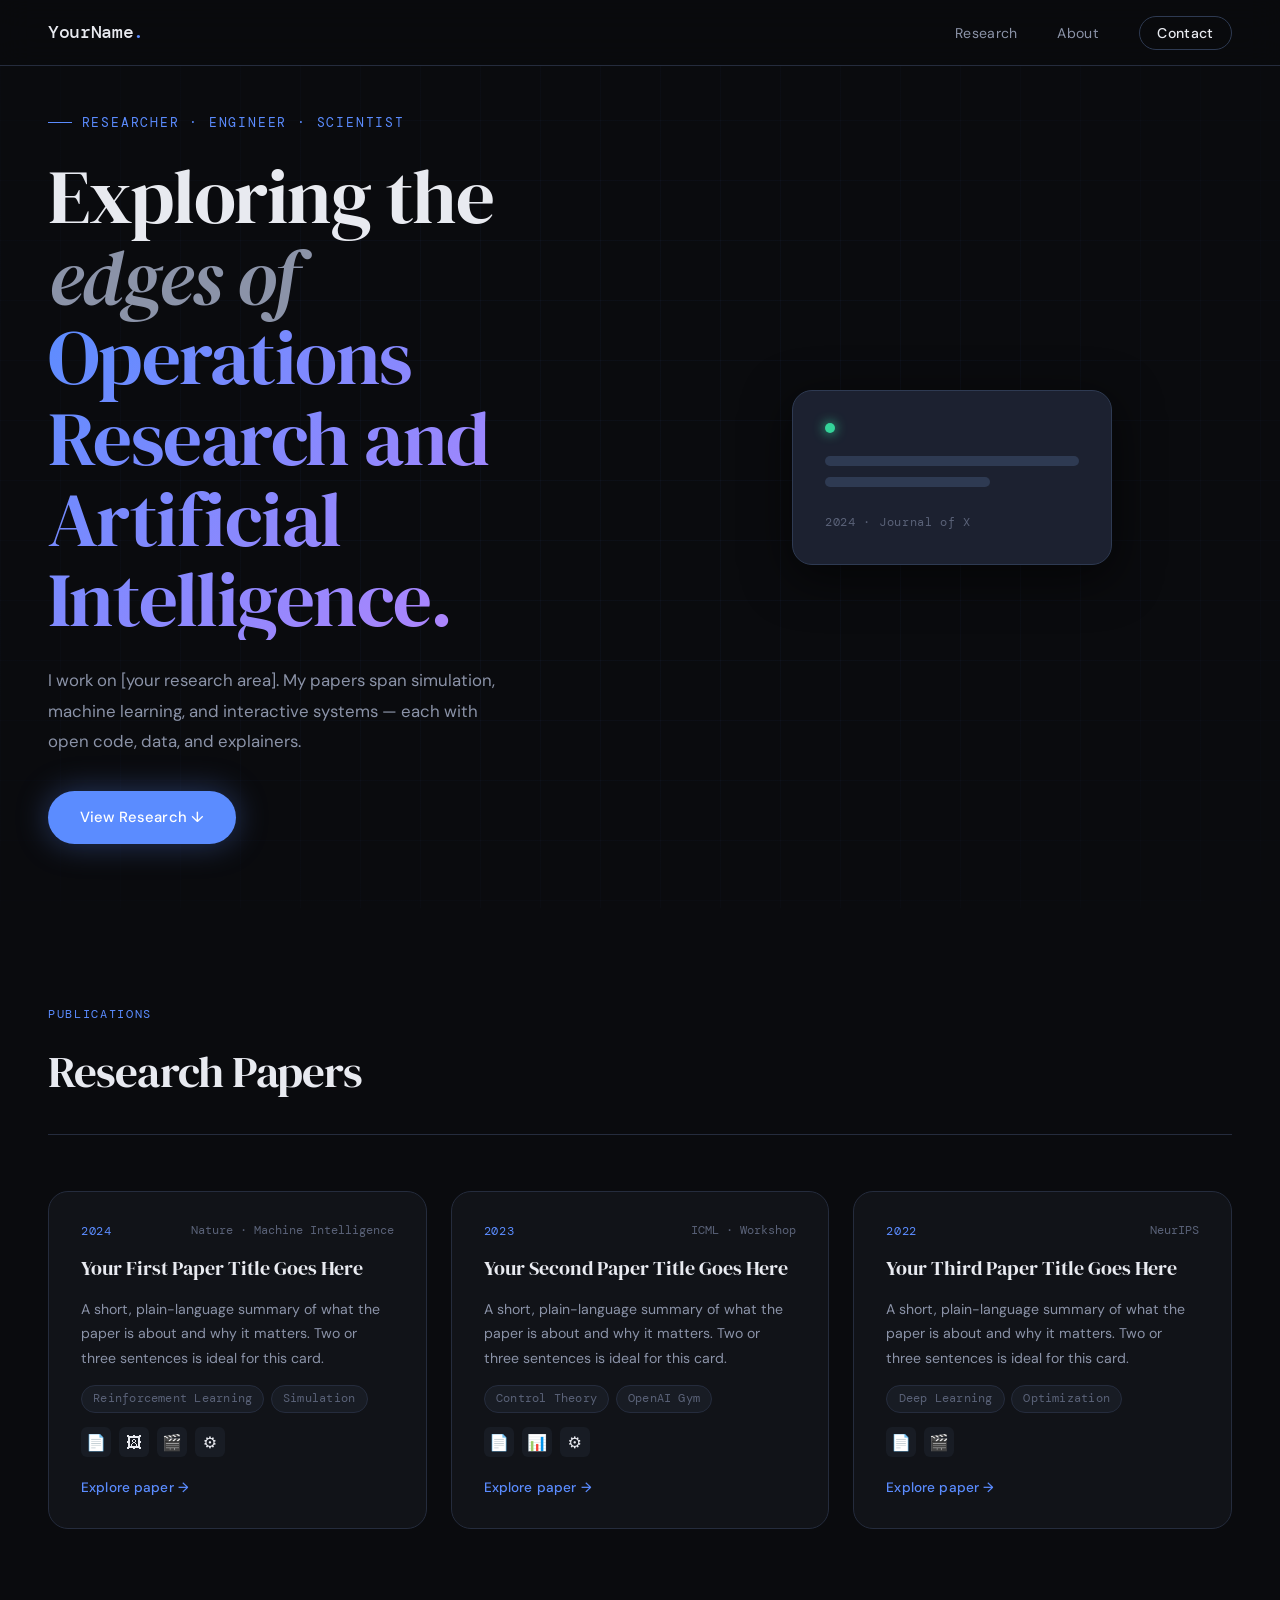
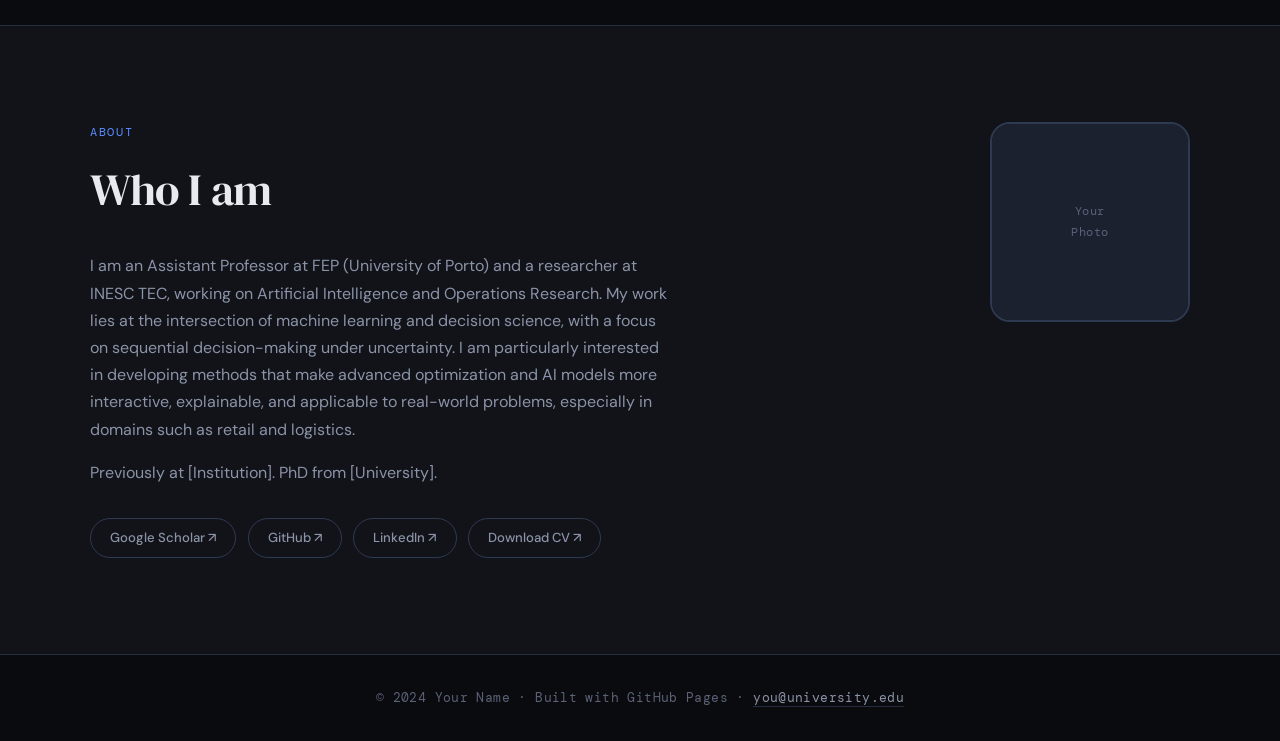
<file: index.html>
<!DOCTYPE html>
<html lang="en">
<head>
  <meta charset="UTF-8" />
  <meta name="viewport" content="width=device-width, initial-scale=1.0" />
  <title> Fábio Neves-Moreira, PhD — Research</title>
  <link rel="stylesheet" href="style.css" />
  <link rel="preconnect" href="https://fonts.googleapis.com" />
  <link rel="preconnect" href="https://fonts.gstatic.com" crossorigin />
  <link href="https://fonts.googleapis.com/css2?family=DM+Serif+Display:ital@0;1&family=DM+Mono:wght@300;400;500&family=DM+Sans:ital,opsz,wght@0,9..40,300;0,9..40,400;0,9..40,500;1,9..40,300&display=swap" rel="stylesheet" />
</head>
<body>

  <!-- ░ NAV ░ -->
  <nav class="nav">
    <a href="index.html" class="nav-logo">YourName<span class="accent">.</span></a>
    <ul class="nav-links">
      <li><a href="#research">Research</a></li>
      <li><a href="#about">About</a></li>
      <li><a href="mailto:you@university.edu" class="nav-cta">Contact</a></li>
    </ul>
  </nav>

  <!-- ░ HERO ░ -->
  <header class="hero">
    <div class="hero-bg-grid"></div>
    <div class="hero-content">
      <p class="hero-label">Researcher · Engineer · Scientist</p>
      <h1 class="hero-title">
        Exploring the<br/>
        <em>edges of</em><br/>
        <span class="hero-title-big">Operations Research and Artificial Intelligence.</span>
      </h1>
      <p class="hero-desc">
        I work on [your research area]. My papers span simulation,
        machine learning, and interactive systems — each with
        open code, data, and explainers.
      </p>
      <a href="#research" class="btn-primary">View Research ↓</a>
    </div>
    <div class="hero-visual">
      <div class="hero-card-float">
        <div class="hcf-dot"></div>
        <div class="hcf-line"></div>
        <div class="hcf-line short"></div>
        <div class="hcf-tag">2024 · Journal of X</div>
      </div>
    </div>
  </header>

  <!-- ░ RESEARCH ░ -->
  <section id="research" class="research-section">
    <div class="section-header">
      <span class="section-label">Publications</span>
      <h2 class="section-title">Research Papers</h2>
    </div>

    <div class="papers-grid">

      <!-- ─── PAPER CARD ─── -->
      <article class="paper-card" data-tags="rl simulation">
        <div class="paper-card-header">
          <span class="paper-year">2024</span>
          <span class="paper-venue">Nature · Machine Intelligence</span>
        </div>
        <h3 class="paper-title">Your First Paper Title Goes Here</h3>
        <p class="paper-abstract">
          A short, plain-language summary of what the paper is about and why it matters.
          Two or three sentences is ideal for this card.
        </p>
        <div class="paper-tags">
          <span class="tag">Reinforcement Learning</span>
          <span class="tag">Simulation</span>
        </div>
        <div class="paper-media-icons">
          <span class="media-icon" title="PDF available">📄</span>
          <span class="media-icon" title="Infographic available">🖼</span>
          <span class="media-icon" title="Video available">🎬</span>
          <span class="media-icon" title="Interactive demo available">⚙️</span>
        </div>
        <a href="papers/paper-1/index.html" class="paper-link">Explore paper →</a>
      </article>

      <!-- ─── PAPER CARD 2 ─── -->
      <article class="paper-card" data-tags="control gym">
        <div class="paper-card-header">
          <span class="paper-year">2023</span>
          <span class="paper-venue">ICML · Workshop</span>
        </div>
        <h3 class="paper-title">Your Second Paper Title Goes Here</h3>
        <p class="paper-abstract">
          A short, plain-language summary of what the paper is about and why it matters.
          Two or three sentences is ideal for this card.
        </p>
        <div class="paper-tags">
          <span class="tag">Control Theory</span>
          <span class="tag">OpenAI Gym</span>
        </div>
        <div class="paper-media-icons">
          <span class="media-icon" title="PDF available">📄</span>
          <span class="media-icon" title="Slides available">📊</span>
          <span class="media-icon" title="Interactive demo available">⚙️</span>
        </div>
        <a href="papers/paper-2/index.html" class="paper-link">Explore paper →</a>
      </article>

      <!-- ─── PAPER CARD 3 ─── -->
      <article class="paper-card" data-tags="deep-learning">
        <div class="paper-card-header">
          <span class="paper-year">2022</span>
          <span class="paper-venue">NeurIPS</span>
        </div>
        <h3 class="paper-title">Your Third Paper Title Goes Here</h3>
        <p class="paper-abstract">
          A short, plain-language summary of what the paper is about and why it matters.
          Two or three sentences is ideal for this card.
        </p>
        <div class="paper-tags">
          <span class="tag">Deep Learning</span>
          <span class="tag">Optimization</span>
        </div>
        <div class="paper-media-icons">
          <span class="media-icon" title="PDF available">📄</span>
          <span class="media-icon" title="Video available">🎬</span>
        </div>
        <a href="papers/paper-3/index.html" class="paper-link">Explore paper →</a>
      </article>

    </div>
  </section>

  <!-- ░ ABOUT ░ -->
  <section id="about" class="about-section">
    <div class="about-inner">
      <div class="about-text">
        <span class="section-label">About</span>
        <h2 class="section-title">Who I am</h2>
        <p>
          I am an Assistant Professor at FEP (University of Porto) and a researcher at INESC TEC, working on Artificial Intelligence and Operations Research. 
          My work lies at the intersection of machine learning and decision science, with a focus on sequential decision-making under uncertainty.
          I am particularly interested in developing methods that make advanced optimization and AI models more interactive, explainable, and applicable to real-world problems, especially in domains such as retail and logistics.
        </p>
        <p>
          Previously at [Institution]. PhD from [University].
        </p>
        <div class="about-links">
          <a href="https://scholar.google.com" target="_blank" class="about-link">Google Scholar ↗</a>
          <a href="https://github.com/yourusername" target="_blank" class="about-link">GitHub ↗</a>
          <a href="https://linkedin.com/in/yourprofile" target="_blank" class="about-link">LinkedIn ↗</a>
          <a href="assets/cv.pdf" class="about-link">Download CV ↗</a>
        </div>
      </div>
      <div class="about-photo-placeholder">
        <!-- Replace with: <img src="assets/photo.jpg" alt="Your Name" /> -->
        <div class="photo-placeholder-inner">
          <span>Your<br/>Photo</span>
        </div>
      </div>
    </div>
  </section>

  <!-- ░ FOOTER ░ -->
  <footer class="footer">
    <p>© 2024 Your Name · Built with GitHub Pages · <a href="mailto:you@university.edu">you@university.edu</a></p>
  </footer>

  <script src="main.js"></script>
</body>
</html>
</file>
<file: style.css>
/* ═══════════════════════════════════════════
   ACADEMIC RESEARCH SITE — STYLE.CSS
   Aesthetic: Editorial dark-science lab
   ═══════════════════════════════════════════ */

/* ── TOKENS ── */
:root {
  --bg:          #0a0b0e;
  --bg2:         #111318;
  --bg3:         #181c24;
  --surface:     #1c2130;
  --border:      #252c3d;
  --border2:     #2e3a52;
  --text:        #e8eaf0;
  --text2:       #8b93a8;
  --text3:       #5a6278;
  --accent:      #5b8cff;
  --accent2:     #c084fc;
  --accent3:     #34d399;
  --red:         #f87171;
  --font-serif:  'DM Serif Display', Georgia, serif;
  --font-sans:   'DM Sans', system-ui, sans-serif;
  --font-mono:   'DM Mono', 'Courier New', monospace;
  --radius:      12px;
  --radius-lg:   20px;
  --shadow:      0 4px 24px rgba(0,0,0,0.4);
  --shadow-lg:   0 12px 48px rgba(0,0,0,0.6);
  --transition:  0.25s cubic-bezier(0.4, 0, 0.2, 1);
}

/* ── RESET ── */
*, *::before, *::after { box-sizing: border-box; margin: 0; padding: 0; }
html { scroll-behavior: smooth; }
body {
  background: var(--bg);
  color: var(--text);
  font-family: var(--font-sans);
  font-size: 16px;
  line-height: 1.7;
  overflow-x: hidden;
}
a { color: inherit; text-decoration: none; }
img { max-width: 100%; display: block; }

/* ── NAV ── */
.nav {
  position: fixed; top: 0; left: 0; right: 0; z-index: 100;
  display: flex; align-items: center; justify-content: space-between;
  padding: 1.1rem 3rem;
  background: rgba(10,11,14,0.85);
  backdrop-filter: blur(16px);
  border-bottom: 1px solid var(--border);
}
.nav-logo {
  font-family: var(--font-mono);
  font-size: 1.1rem;
  font-weight: 500;
  letter-spacing: -0.02em;
  color: var(--text);
}
.nav-logo .accent { color: var(--accent); }
.nav-links { display: flex; align-items: center; gap: 2.5rem; list-style: none; }
.nav-links a {
  font-size: 0.88rem;
  font-weight: 400;
  color: var(--text2);
  letter-spacing: 0.02em;
  transition: color var(--transition);
}
.nav-links a:hover { color: var(--text); }
.nav-cta {
  padding: 0.45rem 1.1rem;
  border: 1px solid var(--border2);
  border-radius: 99px;
  color: var(--text) !important;
  font-weight: 500 !important;
  transition: background var(--transition), border-color var(--transition) !important;
}
.nav-cta:hover { background: var(--surface) !important; border-color: var(--accent) !important; }

/* ── HERO ── */
.hero {
  min-height: 100vh;
  display: grid;
  grid-template-columns: 1fr 1fr;
  align-items: center;
  padding: 7rem 3rem 4rem;
  gap: 4rem;
  position: relative;
  overflow: hidden;
}

.hero-bg-grid {
  position: absolute; inset: 0; z-index: 0;
  background-image:
    linear-gradient(rgba(91,140,255,0.04) 1px, transparent 1px),
    linear-gradient(90deg, rgba(91,140,255,0.04) 1px, transparent 1px);
  background-size: 60px 60px;
  mask-image: radial-gradient(ellipse 80% 80% at 50% 50%, black 30%, transparent 100%);
}

.hero-content { position: relative; z-index: 1; max-width: 580px; }

.hero-label {
  font-family: var(--font-mono);
  font-size: 0.8rem;
  color: var(--accent);
  letter-spacing: 0.14em;
  text-transform: uppercase;
  margin-bottom: 1.4rem;
  display: flex; align-items: center; gap: 0.6rem;
}
.hero-label::before {
  content: '';
  display: inline-block; width: 24px; height: 1px;
  background: var(--accent);
}

.hero-title {
  font-family: var(--font-serif);
  font-size: clamp(3.2rem, 6vw, 5.5rem);
  line-height: 1.05;
  font-weight: 400;
  letter-spacing: -0.02em;
  margin-bottom: 1.6rem;
}
.hero-title em { font-style: italic; color: var(--text2); }
.hero-title-big {
  display: block;
  background: linear-gradient(135deg, var(--accent), var(--accent2));
  -webkit-background-clip: text; -webkit-text-fill-color: transparent; background-clip: text;
}

.hero-desc {
  font-size: 1.05rem;
  color: var(--text2);
  max-width: 460px;
  margin-bottom: 2.2rem;
  line-height: 1.8;
}

.btn-primary {
  display: inline-flex; align-items: center; gap: 0.5rem;
  padding: 0.85rem 2rem;
  background: var(--accent);
  color: #fff;
  border-radius: 99px;
  font-size: 0.92rem;
  font-weight: 500;
  letter-spacing: 0.01em;
  transition: transform var(--transition), box-shadow var(--transition);
  box-shadow: 0 0 32px rgba(91,140,255,0.35);
}
.btn-primary:hover {
  transform: translateY(-2px);
  box-shadow: 0 0 48px rgba(91,140,255,0.55);
}

/* Hero floating card */
.hero-visual {
  position: relative; z-index: 1;
  display: flex; justify-content: center; align-items: center;
}
.hero-card-float {
  width: 320px;
  padding: 2rem;
  background: var(--surface);
  border: 1px solid var(--border2);
  border-radius: var(--radius-lg);
  box-shadow: var(--shadow-lg);
  animation: float 6s ease-in-out infinite;
}
@keyframes float {
  0%,100% { transform: translateY(0px); }
  50%      { transform: translateY(-14px); }
}
.hcf-dot {
  width: 10px; height: 10px;
  border-radius: 50%;
  background: var(--accent3);
  margin-bottom: 1.4rem;
  box-shadow: 0 0 12px var(--accent3);
}
.hcf-line {
  height: 10px; border-radius: 99px;
  background: var(--border2);
  margin-bottom: 0.7rem;
}
.hcf-line.short { width: 65%; }
.hcf-tag {
  margin-top: 1.6rem;
  font-family: var(--font-mono);
  font-size: 0.72rem;
  color: var(--text3);
  letter-spacing: 0.06em;
}

/* ── SECTIONS SHARED ── */
.section-label {
  display: block;
  font-family: var(--font-mono);
  font-size: 0.75rem;
  color: var(--accent);
  letter-spacing: 0.14em;
  text-transform: uppercase;
  margin-bottom: 0.6rem;
}
.section-title {
  font-family: var(--font-serif);
  font-size: clamp(2rem, 3.5vw, 3rem);
  font-weight: 400;
  letter-spacing: -0.02em;
  margin-bottom: 0;
}

/* ── RESEARCH SECTION ── */
.research-section {
  padding: 6rem 3rem;
  max-width: 1300px;
  margin: 0 auto;
}
.section-header {
  margin-bottom: 3.5rem;
  border-bottom: 1px solid var(--border);
  padding-bottom: 1.5rem;
}

.papers-grid {
  display: grid;
  grid-template-columns: repeat(auto-fill, minmax(360px, 1fr));
  gap: 1.5rem;
}

.paper-card {
  background: var(--bg2);
  border: 1px solid var(--border);
  border-radius: var(--radius-lg);
  padding: 1.8rem 2rem;
  display: flex;
  flex-direction: column;
  gap: 0.9rem;
  transition: border-color var(--transition), transform var(--transition), box-shadow var(--transition);
  cursor: default;
}
.paper-card:hover {
  border-color: var(--accent);
  transform: translateY(-4px);
  box-shadow: 0 8px 40px rgba(91,140,255,0.12);
}

.paper-card-header {
  display: flex; align-items: center; justify-content: space-between;
}
.paper-year {
  font-family: var(--font-mono);
  font-size: 0.75rem;
  color: var(--accent);
  letter-spacing: 0.06em;
}
.paper-venue {
  font-family: var(--font-mono);
  font-size: 0.72rem;
  color: var(--text3);
}

.paper-title {
  font-family: var(--font-serif);
  font-size: 1.25rem;
  font-weight: 400;
  line-height: 1.35;
  color: var(--text);
}

.paper-abstract {
  font-size: 0.88rem;
  color: var(--text2);
  line-height: 1.75;
  flex: 1;
}

.paper-tags {
  display: flex; flex-wrap: wrap; gap: 0.4rem;
}
.tag {
  padding: 0.2rem 0.7rem;
  background: var(--bg3);
  border: 1px solid var(--border);
  border-radius: 99px;
  font-size: 0.72rem;
  font-family: var(--font-mono);
  color: var(--text3);
  letter-spacing: 0.02em;
}

.paper-media-icons {
  display: flex; gap: 0.5rem;
  font-size: 1rem;
}
.media-icon {
  display: inline-flex; align-items: center; justify-content: center;
  width: 30px; height: 30px;
  background: var(--bg3);
  border-radius: 6px;
  cursor: default;
  transition: background var(--transition);
}
.media-icon:hover { background: var(--border2); }

.paper-link {
  display: inline-flex; align-items: center;
  margin-top: 0.3rem;
  font-size: 0.85rem;
  font-weight: 500;
  color: var(--accent);
  letter-spacing: 0.01em;
  transition: gap var(--transition), letter-spacing var(--transition);
}
.paper-link:hover { letter-spacing: 0.04em; }

/* ── ABOUT ── */
.about-section {
  padding: 6rem 3rem;
  background: var(--bg2);
  border-top: 1px solid var(--border);
  border-bottom: 1px solid var(--border);
}
.about-inner {
  max-width: 1100px; margin: 0 auto;
  display: grid; grid-template-columns: 1fr auto;
  gap: 5rem; align-items: start;
}
.about-text p {
  color: var(--text2);
  margin-bottom: 1rem;
  max-width: 580px;
}
.about-text strong { color: var(--text); }
.about-text .section-title { margin-bottom: 1.5rem; }

.about-links {
  display: flex; flex-wrap: wrap; gap: 0.7rem;
  margin-top: 2rem;
}
.about-link {
  padding: 0.5rem 1.2rem;
  border: 1px solid var(--border2);
  border-radius: 99px;
  font-size: 0.82rem;
  font-weight: 500;
  color: var(--text2);
  transition: color var(--transition), border-color var(--transition);
}
.about-link:hover { color: var(--accent); border-color: var(--accent); }

.about-photo-placeholder {
  width: 200px; height: 200px; flex-shrink: 0;
  border-radius: var(--radius-lg);
  overflow: hidden;
  border: 2px solid var(--border2);
}
.about-photo-placeholder img {
  width: 100%; height: 100%;
  object-fit: cover;
}
.photo-placeholder-inner {
  width: 100%; height: 100%;
  display: flex; align-items: center; justify-content: center;
  background: var(--surface);
  color: var(--text3);
  font-family: var(--font-mono);
  font-size: 0.78rem;
  text-align: center;
  letter-spacing: 0.04em;
}

/* ── FOOTER ── */
.footer {
  padding: 2rem 3rem;
  text-align: center;
  font-size: 0.8rem;
  color: var(--text3);
  font-family: var(--font-mono);
  letter-spacing: 0.03em;
}
.footer a { color: var(--text2); border-bottom: 1px solid var(--border); transition: color var(--transition); }
.footer a:hover { color: var(--accent); }

/* ── PAPER DETAIL PAGE ── */
.paper-detail-nav {
  position: fixed; top: 0; left: 0; right: 0; z-index: 100;
  display: flex; align-items: center; justify-content: space-between;
  padding: 1.1rem 3rem;
  background: rgba(10,11,14,0.9);
  backdrop-filter: blur(16px);
  border-bottom: 1px solid var(--border);
}
.back-link {
  font-family: var(--font-mono);
  font-size: 0.82rem;
  color: var(--text2);
  transition: color var(--transition);
}
.back-link:hover { color: var(--accent); }

.paper-detail-hero {
  padding: 8rem 3rem 4rem;
  max-width: 900px;
  margin: 0 auto;
  border-bottom: 1px solid var(--border);
}
.paper-detail-meta {
  display: flex; gap: 1rem; align-items: center;
  margin-bottom: 1.6rem;
}
.paper-detail-title {
  font-family: var(--font-serif);
  font-size: clamp(2rem, 4vw, 3.2rem);
  font-weight: 400;
  line-height: 1.15;
  letter-spacing: -0.02em;
  margin-bottom: 1.4rem;
}
.paper-detail-authors {
  font-size: 0.92rem;
  color: var(--text2);
  margin-bottom: 2rem;
}
.paper-detail-desc {
  font-size: 1rem;
  color: var(--text2);
  line-height: 1.85;
  max-width: 700px;
}

/* ─ Media Tabs ─ */
.media-tabs-section {
  max-width: 1100px;
  margin: 0 auto;
  padding: 4rem 3rem 6rem;
}
.tabs {
  display: flex; gap: 0; border-bottom: 1px solid var(--border);
  margin-bottom: 2.5rem;
  overflow-x: auto;
}
.tab-btn {
  padding: 0.75rem 1.5rem;
  background: none;
  border: none;
  border-bottom: 2px solid transparent;
  cursor: pointer;
  font-family: var(--font-sans);
  font-size: 0.88rem;
  font-weight: 500;
  color: var(--text3);
  letter-spacing: 0.02em;
  white-space: nowrap;
  transition: color var(--transition), border-color var(--transition);
  margin-bottom: -1px;
}
.tab-btn:hover { color: var(--text2); }
.tab-btn.active { color: var(--accent); border-bottom-color: var(--accent); }

.tab-panel { display: none; }
.tab-panel.active { display: block; }

/* PDF Panel */
.pdf-viewer-wrap {
  width: 100%;
  height: 75vh;
  border-radius: var(--radius-lg);
  overflow: hidden;
  border: 1px solid var(--border);
  background: #fff;
}
.pdf-viewer-wrap iframe {
  width: 100%; height: 100%; border: none;
}

/* Infographic Panel */
.infographic-grid {
  display: grid;
  grid-template-columns: repeat(auto-fill, minmax(280px, 1fr));
  gap: 1rem;
}
.infographic-item {
  border-radius: var(--radius);
  overflow: hidden;
  border: 1px solid var(--border);
  cursor: pointer;
  transition: transform var(--transition), box-shadow var(--transition);
}
.infographic-item:hover {
  transform: scale(1.02);
  box-shadow: var(--shadow);
}
.infographic-item img {
  width: 100%; height: 220px;
  object-fit: cover;
  display: block;
}
.infographic-caption {
  padding: 0.75rem 1rem;
  font-size: 0.82rem;
  color: var(--text2);
  background: var(--surface);
  font-family: var(--font-mono);
}

/* Slides Panel */
.slides-embed-wrap {
  width: 100%; aspect-ratio: 16/9;
  border-radius: var(--radius-lg);
  overflow: hidden;
  border: 1px solid var(--border);
}
.slides-embed-wrap iframe { width: 100%; height: 100%; border: none; }

/* Video Panel */
.video-wrap {
  width: 100%; aspect-ratio: 16/9;
  border-radius: var(--radius-lg);
  overflow: hidden;
  border: 1px solid var(--border);
  margin-bottom: 1rem;
}
.video-wrap iframe { width: 100%; height: 100%; border: none; }
.video-desc { font-size: 0.88rem; color: var(--text2); line-height: 1.75; }

/* Demo Panel */
.demo-wrap {
  width: 100%;
  aspect-ratio: 16/9;
  border-radius: var(--radius-lg);
  overflow: hidden;
  border: 1px solid var(--border2);
  background: var(--surface);
  position: relative;
}
.demo-wrap iframe { width: 100%; height: 100%; border: none; }
.demo-placeholder {
  display: flex; flex-direction: column;
  align-items: center; justify-content: center;
  height: 100%; gap: 1rem;
  color: var(--text3);
}
.demo-placeholder .big-icon { font-size: 3rem; }
.demo-placeholder p { font-size: 0.88rem; text-align: center; max-width: 400px; line-height: 1.7; }
.demo-placeholder a { color: var(--accent); }

/* ── LIGHTBOX ── */
.lightbox {
  display: none;
  position: fixed; inset: 0; z-index: 999;
  background: rgba(0,0,0,0.92);
  align-items: center; justify-content: center;
}
.lightbox.open { display: flex; }
.lightbox-img { max-width: 90vw; max-height: 90vh; border-radius: var(--radius); box-shadow: var(--shadow-lg); }
.lightbox-close {
  position: absolute; top: 1.5rem; right: 1.5rem;
  background: var(--surface); border: 1px solid var(--border2);
  color: var(--text); border-radius: 8px;
  padding: 0.4rem 0.8rem; cursor: pointer; font-size: 1rem;
}

/* ── RESPONSIVE ── */
@media (max-width: 900px) {
  .nav { padding: 1rem 1.5rem; }
  .hero { grid-template-columns: 1fr; padding: 6rem 1.5rem 3rem; }
  .hero-visual { display: none; }
  .research-section, .about-section, .media-tabs-section { padding: 4rem 1.5rem; }
  .papers-grid { grid-template-columns: 1fr; }
  .about-inner { grid-template-columns: 1fr; gap: 2rem; }
  .about-photo-placeholder { width: 120px; height: 120px; }
  .paper-detail-hero { padding: 6rem 1.5rem 3rem; }
  .paper-detail-nav { padding: 1rem 1.5rem; }
}

/* ── ENTRANCE ANIMATIONS ── */
@keyframes fadeUp {
  from { opacity: 0; transform: translateY(28px); }
  to   { opacity: 1; transform: translateY(0); }
}
.hero-label   { animation: fadeUp 0.6s ease 0.1s both; }
.hero-title   { animation: fadeUp 0.6s ease 0.2s both; }
.hero-desc    { animation: fadeUp 0.6s ease 0.35s both; }
.btn-primary  { animation: fadeUp 0.6s ease 0.45s both; }
.hero-card-float { animation: fadeUp 0.7s ease 0.3s both, float 6s ease-in-out 1s infinite; }

.paper-card {
  opacity: 0;
  animation: fadeUp 0.5s ease forwards;
}
.paper-card:nth-child(1) { animation-delay: 0.05s; }
.paper-card:nth-child(2) { animation-delay: 0.15s; }
.paper-card:nth-child(3) { animation-delay: 0.25s; }
.paper-card:nth-child(4) { animation-delay: 0.35s; }
.paper-card:nth-child(5) { animation-delay: 0.45s; }
</file>
